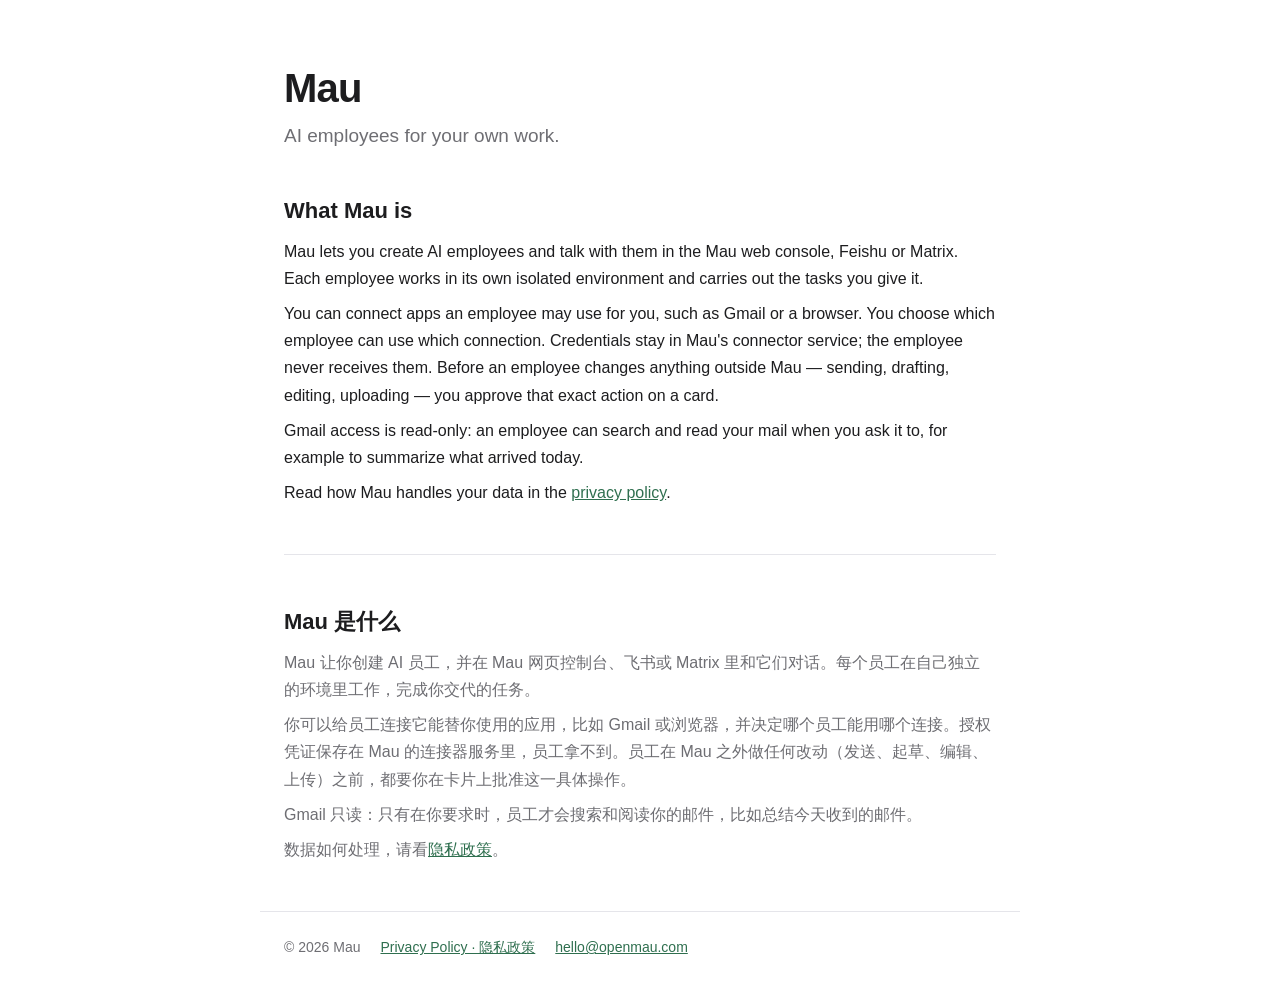
<file: index.html>
<!doctype html>
<html lang="en">
<head>
<meta charset="utf-8">
<meta name="viewport" content="width=device-width, initial-scale=1">
<title>Mau — AI employees for your own work</title>
<meta name="description" content="Mau lets you create AI employees, talk with them in the web console, Feishu or Matrix, and connect the apps they may use on your behalf.">
<link rel="stylesheet" href="style.css">
</head>
<body>
<main>
  <h1>Mau</h1>
  <p class="lead">AI employees for your own work.</p>

  <section>
    <h2>What Mau is</h2>
    <p>Mau lets you create AI employees and talk with them in the Mau web console, Feishu or Matrix.
      Each employee works in its own isolated environment and carries out the tasks you give it.</p>
    <p>You can connect apps an employee may use for you, such as Gmail or a browser. You choose which
      employee can use which connection. Credentials stay in Mau's connector service; the employee
      never receives them. Before an employee changes anything outside Mau — sending, drafting, editing,
      uploading — you approve that exact action on a card.</p>
    <p>Gmail access is read-only: an employee can search and read your mail when you ask it to, for
      example to summarize what arrived today.</p>
    <p>Read how Mau handles your data in the <a href="privacy.html">privacy policy</a>.</p>
  </section>

  <section lang="zh-CN">
    <h2>Mau 是什么</h2>
    <p class="zh">Mau 让你创建 AI 员工，并在 Mau 网页控制台、飞书或 Matrix 里和它们对话。每个员工在自己独立的环境里工作，完成你交代的任务。</p>
    <p class="zh">你可以给员工连接它能替你使用的应用，比如 Gmail 或浏览器，并决定哪个员工能用哪个连接。授权凭证保存在 Mau 的连接器服务里，员工拿不到。员工在 Mau 之外做任何改动（发送、起草、编辑、上传）之前，都要你在卡片上批准这一具体操作。</p>
    <p class="zh">Gmail 只读：只有在你要求时，员工才会搜索和阅读你的邮件，比如总结今天收到的邮件。</p>
    <p class="zh">数据如何处理，请看<a href="privacy.html">隐私政策</a>。</p>
  </section>
</main>
<footer>
  <span>© 2026 Mau</span>
  <a href="privacy.html">Privacy Policy · 隐私政策</a>
  <a href="mailto:hello@openmau.com">hello@openmau.com</a>
</footer>
</body>
</html>
</file>
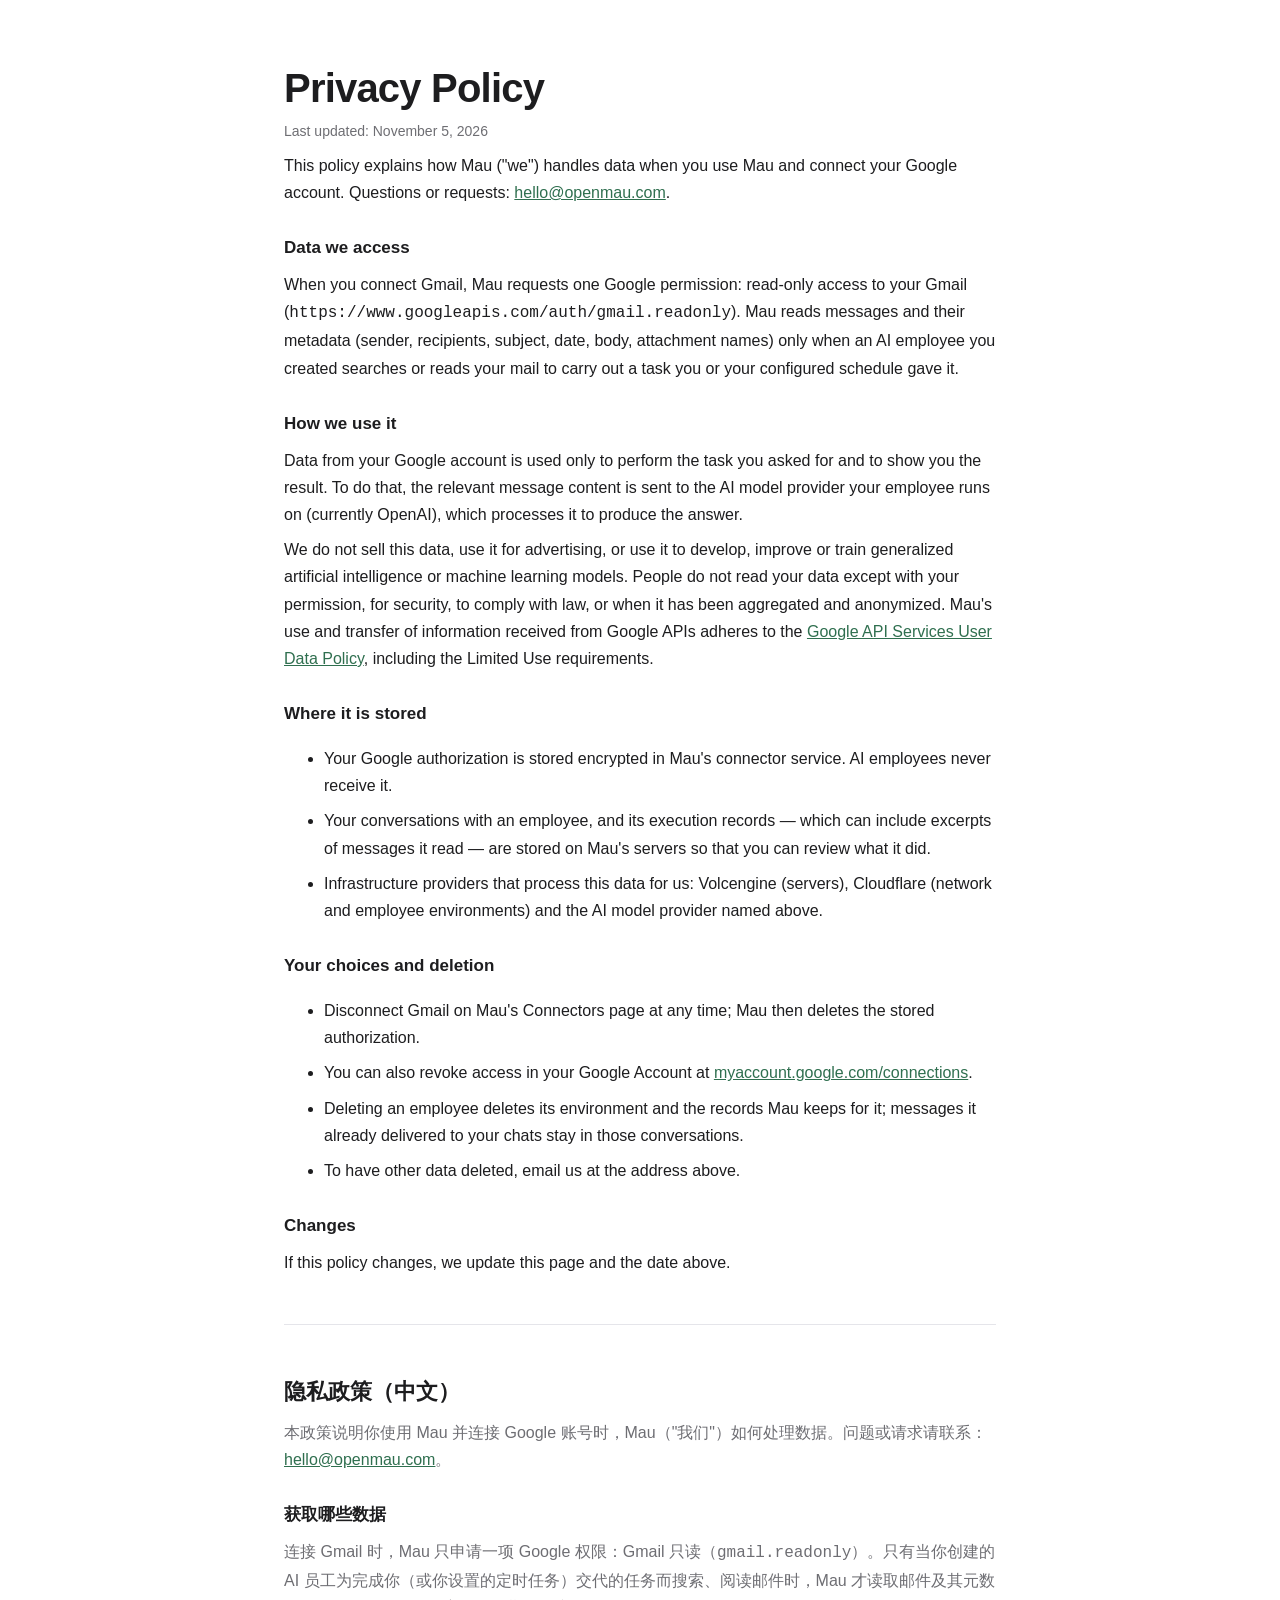
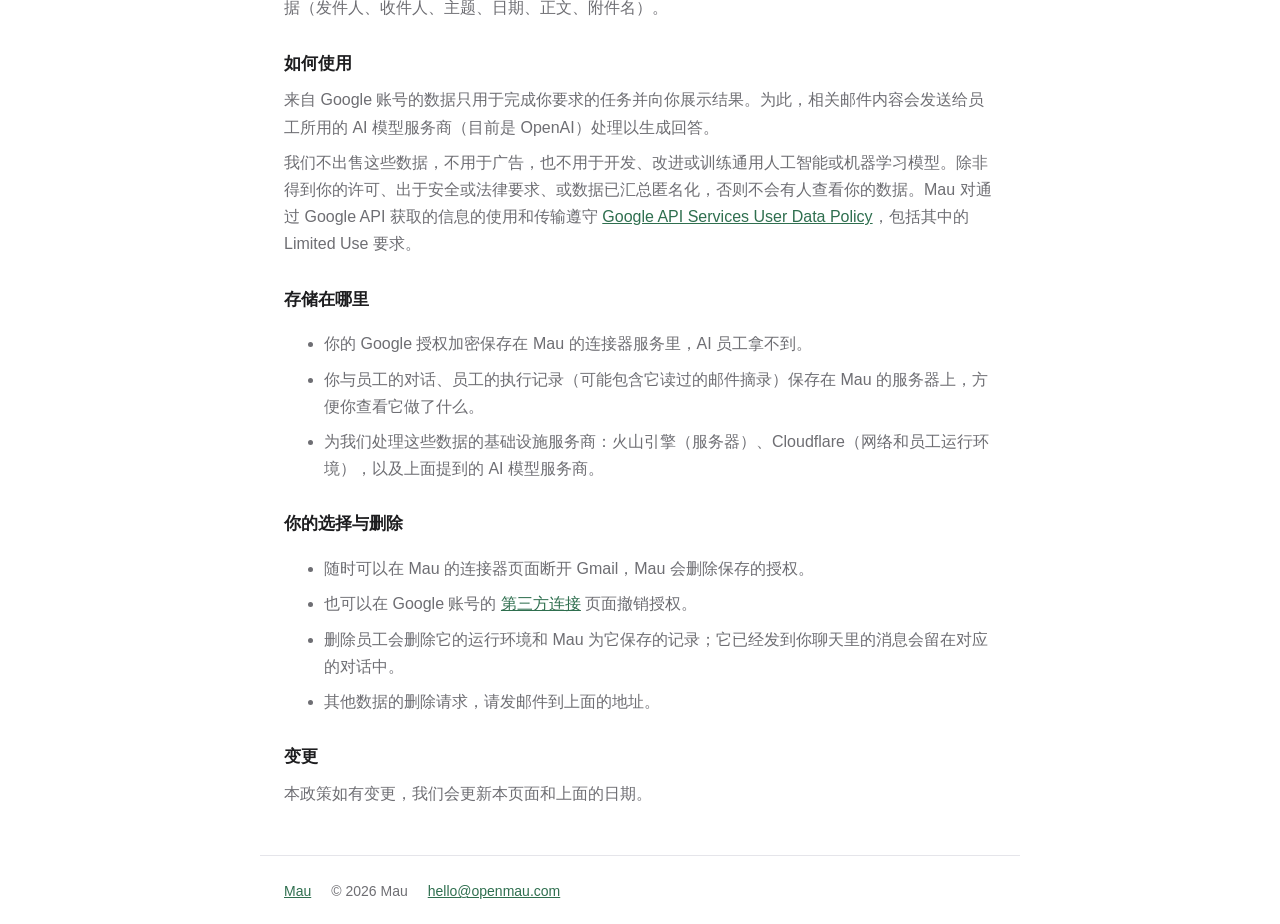
<file: privacy.html>
<!doctype html>
<html lang="en">
<head>
<meta charset="utf-8">
<meta name="viewport" content="width=device-width, initial-scale=1">
<title>Privacy Policy — Mau</title>
<link rel="stylesheet" href="style.css">
</head>
<body>
<main>
  <h1>Privacy Policy</h1>
  <p class="updated">Last updated: November 5, 2026</p>

  <section>
    <p>This policy explains how Mau ("we") handles data when you use Mau and connect your Google account.
      Questions or requests: <a href="mailto:hello@openmau.com">hello@openmau.com</a>.</p>

    <h3>Data we access</h3>
    <p>When you connect Gmail, Mau requests one Google permission: read-only access to your Gmail
      (<code>https://www.googleapis.com/auth/gmail.readonly</code>). Mau reads messages and their metadata
      (sender, recipients, subject, date, body, attachment names) only when an AI employee you created searches
      or reads your mail to carry out a task you or your configured schedule gave it.</p>

    <h3>How we use it</h3>
    <p>Data from your Google account is used only to perform the task you asked for and to show you the result.
      To do that, the relevant message content is sent to the AI model provider your employee runs on (currently
      OpenAI), which processes it to produce the answer.</p>
    <p>We do not sell this data, use it for advertising, or use it to develop, improve or train generalized
      artificial intelligence or machine learning models. People do not read your data except with your
      permission, for security, to comply with law, or when it has been aggregated and anonymized.
      Mau's use and transfer of information received from Google APIs adheres to the
      <a href="https://developers.google.com/terms/api-services-user-data-policy">Google API Services User Data Policy</a>,
      including the Limited Use requirements.</p>

    <h3>Where it is stored</h3>
    <ul>
      <li>Your Google authorization is stored encrypted in Mau's connector service. AI employees never receive it.</li>
      <li>Your conversations with an employee, and its execution records — which can include excerpts of messages it read —
        are stored on Mau's servers so that you can review what it did.</li>
      <li>Infrastructure providers that process this data for us: Volcengine (servers), Cloudflare (network and
        employee environments) and the AI model provider named above.</li>
    </ul>

    <h3>Your choices and deletion</h3>
    <ul>
      <li>Disconnect Gmail on Mau's Connectors page at any time; Mau then deletes the stored authorization.</li>
      <li>You can also revoke access in your Google Account at
        <a href="https://myaccount.google.com/connections">myaccount.google.com/connections</a>.</li>
      <li>Deleting an employee deletes its environment and the records Mau keeps for it; messages it already delivered to your chats stay in those conversations.</li>
      <li>To have other data deleted, email us at the address above.</li>
    </ul>

    <h3>Changes</h3>
    <p>If this policy changes, we update this page and the date above.</p>
  </section>

  <section lang="zh-CN">
    <h2>隐私政策（中文）</h2>
    <p class="zh">本政策说明你使用 Mau 并连接 Google 账号时，Mau（"我们"）如何处理数据。问题或请求请联系：<a href="mailto:hello@openmau.com">hello@openmau.com</a>。</p>
    <h3>获取哪些数据</h3>
    <p class="zh">连接 Gmail 时，Mau 只申请一项 Google 权限：Gmail 只读（<code>gmail.readonly</code>）。只有当你创建的 AI 员工为完成你（或你设置的定时任务）交代的任务而搜索、阅读邮件时，Mau 才读取邮件及其元数据（发件人、收件人、主题、日期、正文、附件名）。</p>
    <h3>如何使用</h3>
    <p class="zh">来自 Google 账号的数据只用于完成你要求的任务并向你展示结果。为此，相关邮件内容会发送给员工所用的 AI 模型服务商（目前是 OpenAI）处理以生成回答。</p>
    <p class="zh">我们不出售这些数据，不用于广告，也不用于开发、改进或训练通用人工智能或机器学习模型。除非得到你的许可、出于安全或法律要求、或数据已汇总匿名化，否则不会有人查看你的数据。Mau 对通过 Google API 获取的信息的使用和传输遵守 <a href="https://developers.google.com/terms/api-services-user-data-policy">Google API Services User Data Policy</a>，包括其中的 Limited Use 要求。</p>
    <h3>存储在哪里</h3>
    <ul class="zh">
      <li>你的 Google 授权加密保存在 Mau 的连接器服务里，AI 员工拿不到。</li>
      <li>你与员工的对话、员工的执行记录（可能包含它读过的邮件摘录）保存在 Mau 的服务器上，方便你查看它做了什么。</li>
      <li>为我们处理这些数据的基础设施服务商：火山引擎（服务器）、Cloudflare（网络和员工运行环境），以及上面提到的 AI 模型服务商。</li>
    </ul>
    <h3>你的选择与删除</h3>
    <ul class="zh">
      <li>随时可以在 Mau 的连接器页面断开 Gmail，Mau 会删除保存的授权。</li>
      <li>也可以在 Google 账号的 <a href="https://myaccount.google.com/connections">第三方连接</a> 页面撤销授权。</li>
      <li>删除员工会删除它的运行环境和 Mau 为它保存的记录；它已经发到你聊天里的消息会留在对应的对话中。</li>
      <li>其他数据的删除请求，请发邮件到上面的地址。</li>
    </ul>
    <h3>变更</h3>
    <p class="zh">本政策如有变更，我们会更新本页面和上面的日期。</p>
  </section>
</main>
<footer>
  <a href="index.html">Mau</a>
  <span>© 2026 Mau</span>
  <a href="mailto:hello@openmau.com">hello@openmau.com</a>
</footer>
</body>
</html>
</file>
<file: style.css>
:root { color-scheme: light dark; --text: #1d1d1f; --muted: #6e6e73; --line: #e5e5ea; --bg: #ffffff; --accent: #2f6f4f; }
@media (prefers-color-scheme: dark) { :root { --text: #f2f2f7; --muted: #a1a1a6; --line: #2c2c2e; --bg: #111113; --accent: #7cc29b; } }
* { box-sizing: border-box; }
body { margin: 0; background: var(--bg); color: var(--text); font: 16px/1.7 -apple-system, BlinkMacSystemFont, "Segoe UI", "PingFang SC", "Hiragino Sans GB", "Microsoft YaHei", sans-serif; }
main { max-width: 760px; margin: 0 auto; padding: 64px 24px 40px; }
h1 { font-size: 40px; line-height: 1.2; margin: 0 0 8px; letter-spacing: -0.02em; }
h2 { font-size: 22px; margin: 40px 0 8px; }
h3 { font-size: 17px; margin: 28px 0 4px; }
p, li { margin: 8px 0; }
.lead { font-size: 19px; color: var(--muted); margin-bottom: 32px; }
.zh { color: var(--muted); }
section + section { border-top: 1px solid var(--line); margin-top: 48px; padding-top: 8px; }
a { color: var(--accent); }
footer { max-width: 760px; margin: 0 auto; padding: 24px; border-top: 1px solid var(--line); color: var(--muted); font-size: 14px; display: flex; gap: 20px; flex-wrap: wrap; }
.updated { color: var(--muted); font-size: 14px; }
</file>
